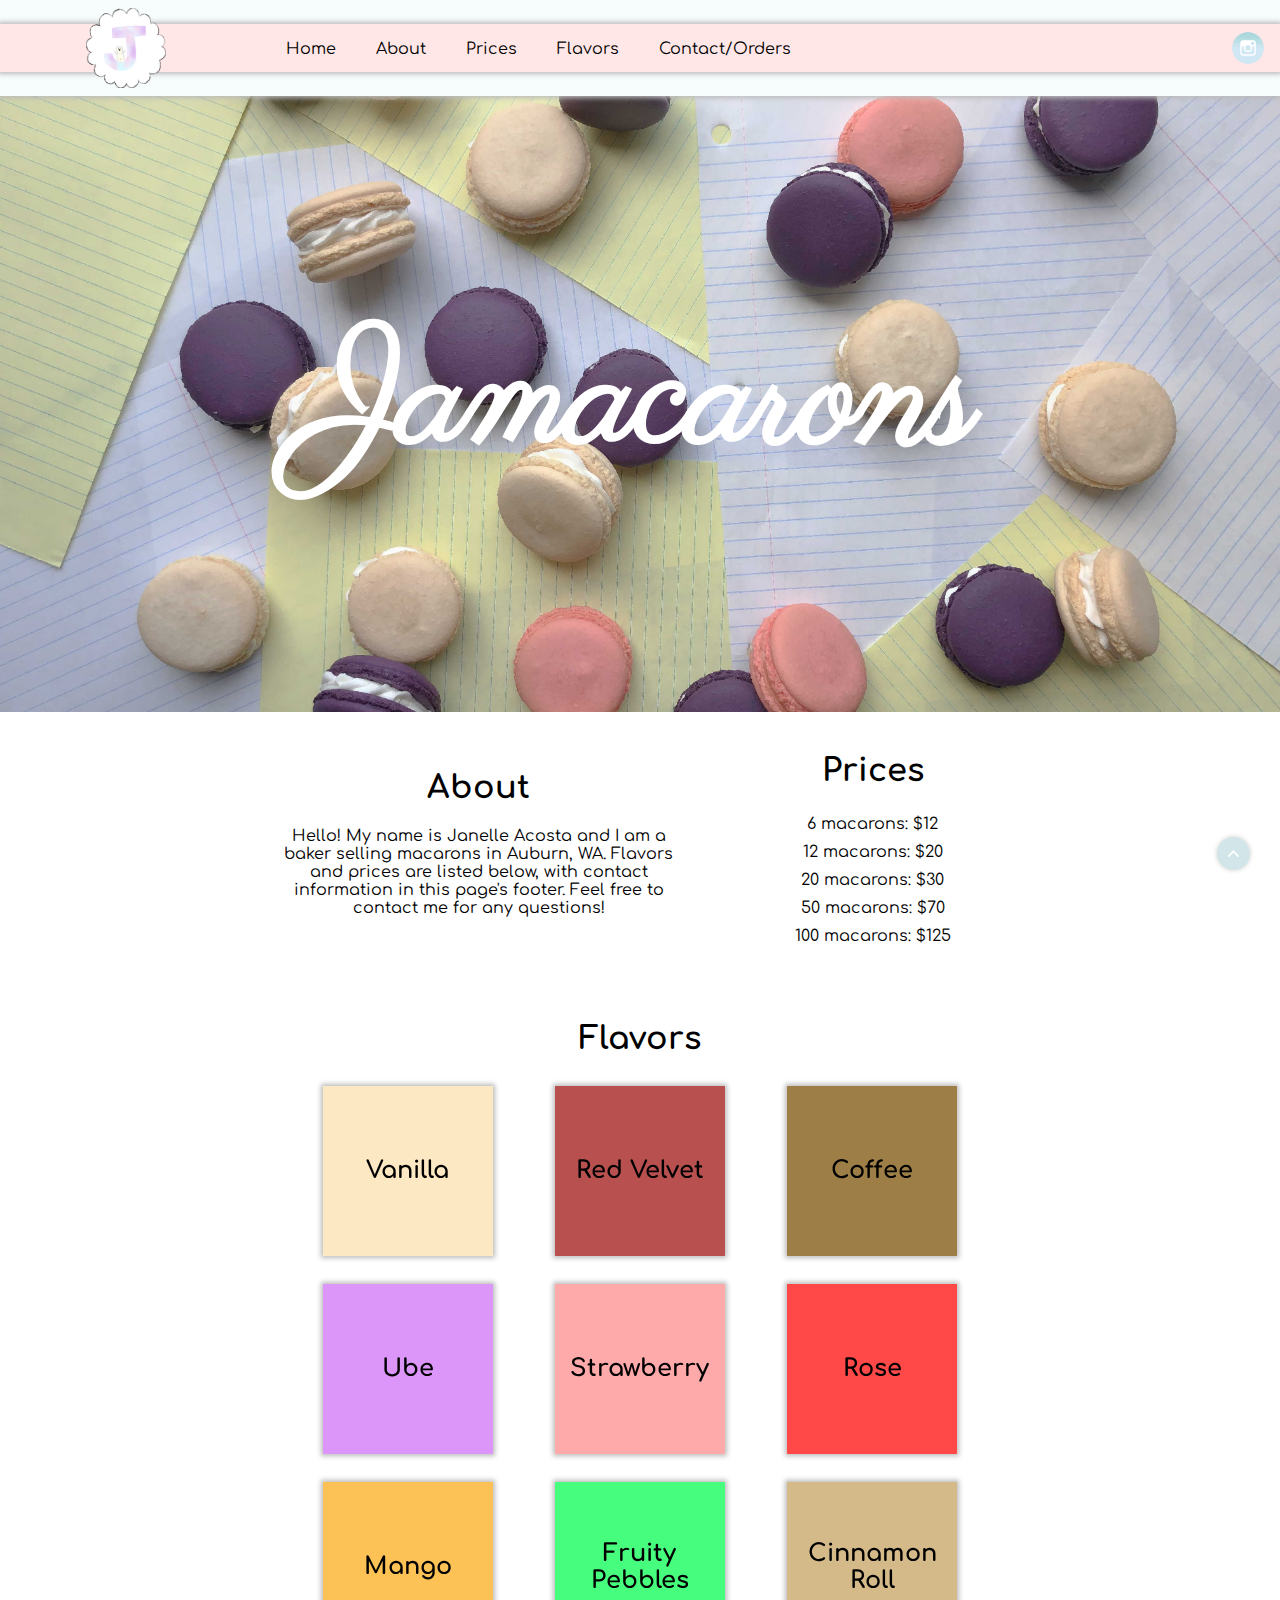
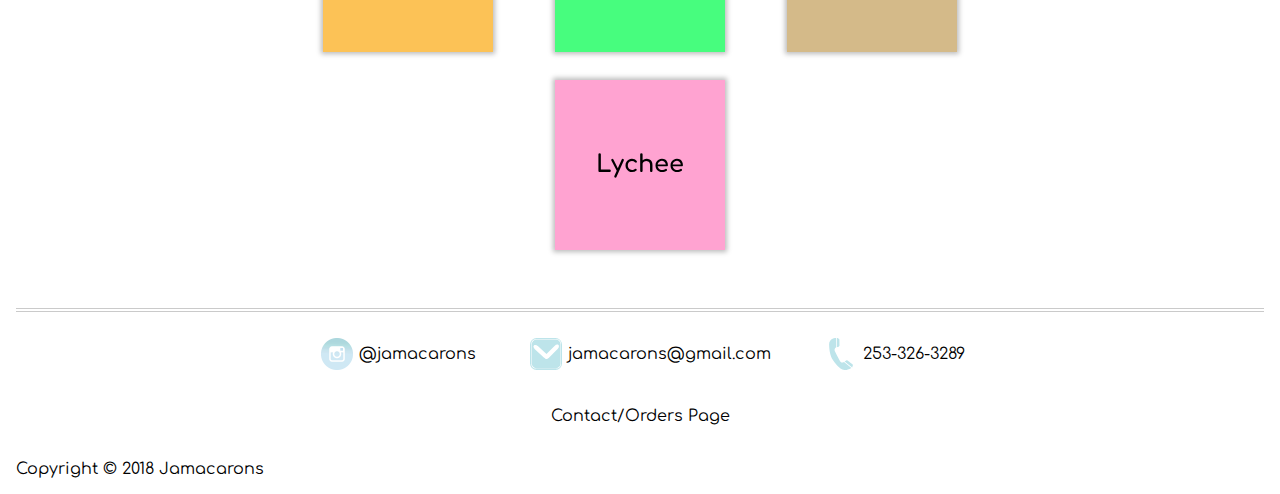
<file: docs/index.html>
<!DOCTYPE html>
<html>
    <head>
        <!-- Global site tag (gtag.js) - Google Analytics -->
        <script async src="https://www.googletagmanager.com/gtag/js?id=UA-131120269-1"></script>
        <script>
            window.dataLayer = window.dataLayer || [];
            function gtag(){dataLayer.push(arguments);}
            gtag('js', new Date());

            gtag('config', 'UA-131120269-1');
        </script>

        <meta charset="utf-8">
        <meta name="viewport" content="width=device-width, initial-scale=1.0" />
        
        <title>Jamacarons</title>
        
        <link href="https://fonts.googleapis.com/css?family=Comfortaa|Parisienne" rel="stylesheet">
        <link rel="stylesheet" href="https://cdnjs.cloudflare.com/ajax/libs/font-awesome/4.7.0/css/font-awesome.min.css">

        <link rel="stylesheet" href="css/styles.min.css">
        
        <script>
            /*$(window).ready(updateHookHeight);
            $(window).resize(updateHookHeight);

            function updateHookHeight() {
                var div = $('#hook-id');
                var width = 2/3 * div.width();

                div.css('height', width);
            }*/
        </script>
    </head>
    
    <body>
        
        <!-- Top Bar which holds logo, nav, and media links -->
    <header>
        <div class="top-container">
            <div class="top-bar">       
                <nav><div class="navbar" id="nav-id">
                    <div class="logo"><img src="images/logo.png" /></div>
                    <div class="ham" id="ham-id">
                        <div class="bar1"></div>
                        <div class="bar2"></div>
                        <div class="bar3"></div>
                    </div>
                    <div class="nav-wrapper">
                        <div class="nav-link"><a href="#" title="Back to home">Home</a></div>
                        <div class="nav-link"><a href="#about" title="Find out more about me!">About</a></div>
                        <div class="nav-link"><a href="#prices" title="See bundle prices!">Prices</a></div>
                        <div class="nav-link"><a href="#flavors" title="See all the flavors!">Flavors</a></div>
                        <div class="nav-link"><a href="contact.html" title="Contact me or make an order!">Contact/Orders</a></div>
                    </div>
                </div></nav>
                    
                <div class="insta">
                    <a href="https://www.instagram.com/jamacarons/" title="To my Instagram page" target="_blank"><img src="images/instagram.png" alt="Instagram" /></a>
                </div>
            </div>
        </div>
    </header>
    
    <a href="#" class="to-top" title="Go to top"><i class="fa fa-angle-up"></i></a>
    
    <!-- Everything Else -->
    <main>
        <div class="hook" id="hook-id">
            <h1>Jamacarons</h1>
        </div>
        
        <div class="about-prices">
        <div id="about" class="about-wrapper">
            <h1>About</h1>
            <p>Hello! My name is Janelle Acosta and I am a baker selling macarons in Auburn, WA. Flavors and prices are listed below, with contact information in this page's footer. Feel free to contact me for any questions!</p>
            
        </div>

        <div id="prices" class="price-wrapper">
            <h1>Prices</h1>
            <div>6 macarons: $12</div>
            <div>12 macarons: $20</div>
            <div>20 macarons: $30</div>
            <div>50 macarons: $70</div>
            <div>100 macarons: $125</div>
        </div>
        </div>

        <div id="flavors" class="flavor-wrapper">
            <h1>Flavors</h1>
            <div class="flavors">
                <div class="flavor-card" tabindex="-1">
                    <div class="card-inner">
                        <div class="card-front flavor-vanilla">
                            <h2>Vanilla</h2>
                        </div>
                        <div class="card-back flavor-vanilla">
                            <h2>Vanilla</h2>
                            <p>Shell: Vanilla</p>
                            <p>Filling: Vanilla Buttercream</p>
                        </div>
                    </div>
                </div>
                <div class="flavor-card" tabindex="-1">
                    <div class="card-inner">
                        <div class="card-front flavor-red-velvet">
                            <h2>Red Velvet</h2>
                        </div>
                        <div class="card-back flavor-red-velvet">
                            <h2>Red Velvet</h2>
                            <p>Shell: Red Velvet</p>
                            <p>Filling: Cream Cheese Frosting</p>
                        </div>
                    </div>
                </div>
                <div class="flavor-card" tabindex="-1">
                    <div class="card-inner">
                        <div class="card-front flavor-coffee">
                            <h2>Coffee</h2>
                        </div>
                        <div class="card-back flavor-coffee">
                            <h2>Coffee</h2>
                            <p>Shell: Coffee</p>
                            <p>Filling: Vanilla Buttercream</p>
                        </div>
                    </div>
                </div>
                <div class="flavor-card" tabindex="-1">
                    <div class="card-inner">
                        <div class="card-front flavor-ube">
                            <h2>Ube</h2>
                        </div>
                        <div class="card-back flavor-ube">
                            <h2>Ube</h2>
                            <p>Shell: Ube</p>
                            <p>Filling: Ube Buttercream</p>
                        </div>
                    </div>
                </div>
                <div class="flavor-card" tabindex="-1">
                    <div class="card-inner">
                        <div class="card-front flavor-strawberry">
                            <h2>Strawberry</h2>
                        </div>
                        <div class="card-back flavor-strawberry">
                            <h2>Strawberry</h2>
                            <p>Shell: Pink Vanilla</p>
                            <p>Filling: Strawberry Buttercream</p>
                        </div>
                    </div>
                </div>
                <div class="flavor-card" tabindex="-1">
                    <div class="card-inner">
                        <div class="card-front flavor-rose">
                            <h2>Rose</h2>
                        </div>
                        <div class="card-back flavor-rose">
                            <h2>Rose</h2>
                            <p>Shell: Rose</p>
                            <p>Filling: Vanilla Buttercream</p>
                        </div>
                    </div>
                </div>
                <div class="flavor-card" tabindex="-1">
                    <div class="card-inner">
                        <div class="card-front flavor-mango">
                            <h2>Mango</h2>
                        </div>
                        <div class="card-back flavor-mango">
                            <h2>Mango</h2>
                            <p>Shell: Mango</p>
                            <p>Filling: White Chocolate Ganache</p>
                        </div>
                    </div>
                </div>
                <div class="flavor-card" tabindex="-1">
                    <div class="card-inner">
                        <div class="card-front flavor-fruity-pebbles">
                            <h2>Fruity Pebbles</h2>
                        </div>
                        <div class="card-back flavor-fruity-pebbles">
                            <h2>Fruity Pebbles</h2>
                            <p>Shell: Fruity Pebbles</p>
                            <p>Filling: Pebbly Buttercream</p>
                        </div>
                    </div>
                </div>
                <div class="flavor-card" tabindex="-1">
                    <div class="card-inner">
                        <div class="card-front flavor-cinnamon-roll">
                            <h2>Cinnamon Roll</h2>
                        </div>
                        <div class="card-back flavor-cinnamon-roll">
                            <h2>Cinnamon Roll</h2>
                            <p>Shell: Cinnamon</p>
                            <p>Filling: Cream Cheese Frosting</p>
                        </div>
                    </div>
                </div>
                <div class="flavor-card" tabindex="-1">
                    <div class="card-inner">
                        <div class="card-front flavor-lychee">
                            <h2>Lychee</h2>
                        </div>
                        <div class="card-back flavor-lychee">
                            <h2>Lychee</h2>
                            <p>Shell: Lychee</p>
                            <p>Filling: Vanilla Buttercream</p>
                        </div>
                    </div>
                </div>
            </div>

        </div>
            
    </main>
        
    <footer>
        <div id="footer" class="footer">
            <hr />
            <div class="info-container">
                <div class="contact-link">
                    <a href="https://www.instagram.com/jamacarons/" title="To my Instagram page" target="_blank"><img src="images/instagram.png" alt="Instagram" />
                        <div class="link-text">@jamacarons</div></a>
                    </div>
                    <div class="contact-link"><a href="mailto:jamacarons@gmail.com" title="jamacarons@gmail.com"><img src="images/email.svg" />
                        <div class="link-text">jamacarons@gmail.com</div></a>
                    </div>
                    <div class="contact-link"><a href="tel:2533263289" title="Call or text me!"><img src="images/telephone.svg" />
                        <div class="link-text">253-326-3289</div></a>
                    </div>
                </div>
                <div class="contact-link"><a href="contact.html" title="Go to contact page" >Contact/Orders Page</a></div>
                <p>Copyright &copy; 2018 Jamacarons</p>
            </div>
    </footer>
    
    <script src="https://ajax.googleapis.com/ajax/libs/jquery/3.3.1/jquery.min.js"></script>

    <script src="scripts/main.min.js"></script>

    </body>
</html>
</file>
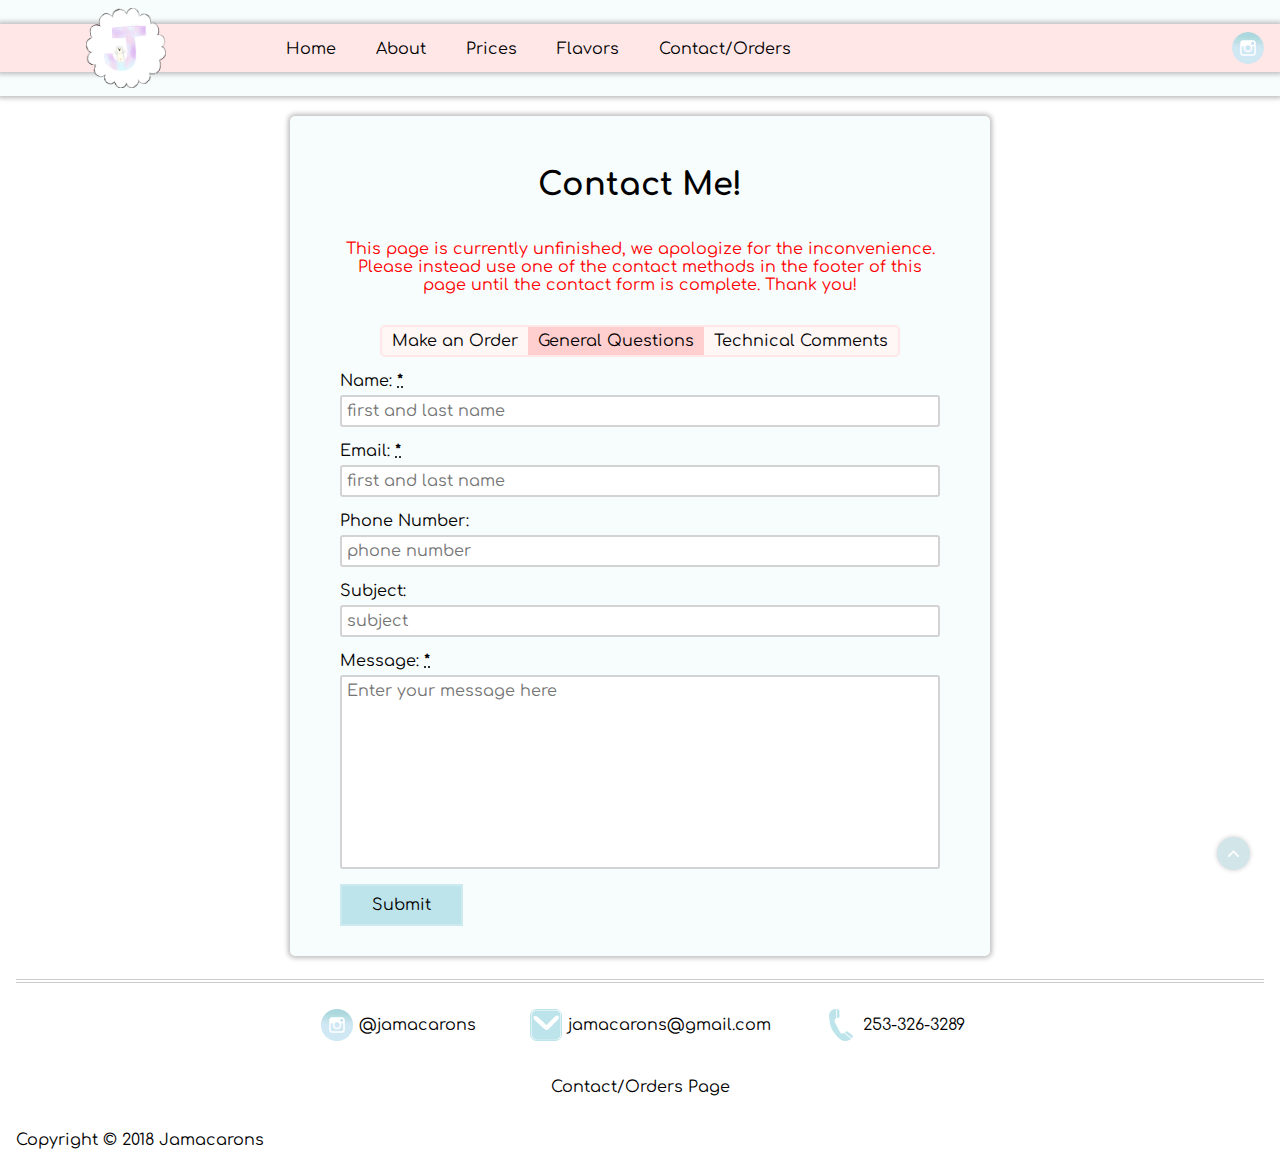
<file: contact.html>
<!DOCTYPE html>
<html>
        <head>
            <!-- Global site tag (gtag.js) - Google Analytics -->
            <script async src="https://www.googletagmanager.com/gtag/js?id=UA-131120269-1"></script>
            <script>
                window.dataLayer = window.dataLayer || [];
                function gtag(){dataLayer.push(arguments);}
                gtag('js', new Date());

                gtag('config', 'UA-131120269-1');
            </script>
            
            <meta charset="utf-8">
            <meta name="viewport" content="width=device-width, initial-scale=1.0" />
    
            <title>Jamacarons</title>
    
            <link href="https://fonts.googleapis.com/css?family=Comfortaa|Parisienne" rel="stylesheet">
            <link rel="stylesheet" href="https://cdnjs.cloudflare.com/ajax/libs/font-awesome/4.7.0/css/font-awesome.min.css">

            <!--build:css css/styles.min.css -->
            <link rel="stylesheet" href="styles/main.css"> 
            <!-- endbuild -->
        </head>

    <body>
        
        <header>
            <div class="top-container">
                <div class="top-bar">
                    <nav><div class="navbar" id="nav-id">
                        <div class="logo"><img src="images/logo.png" /></div>
                        <div class="ham" id="ham-id">
                                <div class="bar1"></div>
                                <div class="bar2"></div>
                                <div class="bar3"></div>
                        </div>
                        <div class="nav-wrapper">
                            <div class="nav-link"><a href="index.html#" title="Back to home">Home</a></div>
                            <div class="nav-link"><a href="index.html#about" title="Find out more about me!">About</a></div>
                            <div class="nav-link"><a href="#prices" title="See bundle prices!">Prices</a></div>
                            <div class="nav-link"><a href="index.html#flavors" title="See all the flavors!">Flavors</a></div>
                            <div class="nav-link"><a href="contact.html" title="Contact me or make an order!">Contact/Orders</a></div>
                        </div>
                        </div></nav>
                            
                    <div class="insta">
                            <a href="https://www.instagram.com/jamacarons/" title="To my Instagram page" target="_blank"><img src="images/instagram.png" alt="Instagram" /></a>
                    </div>
                </div>
            </div>
        </header>

        <a href="#" class="to-top" title="Go to top"><i class="fa fa-angle-up"></i></a>
        
        <main>
            <form>
            <div class="form-container">
                    <h1>Contact Me!</h1>
                    <p style="color:red; text-align:center">This page is currently unfinished, we apologize for the inconvenience. Please instead use one of the contact methods in the footer of this page until the contact form is complete. Thank you!</p>
                    <div class="radio-container">
                        <div class="form-radio">
                            <input type="radio" id="order" name="type" value="order" />
                            <label for="order">Make an Order</label>
                        </div>

                        <div class="form-radio">
                            <input type="radio" id="general" name="type" value="general" checked />
                            <label for="general">General Questions</label>
                        </div>

                        <div class="form-radio">
                            <input type="radio" id="technical" name="type" value="technical" />
                            <label for="technical">Technical Comments</label>
                        </div>
                    </div>
                    <div>
                        <label for="name">
                            Name: <strong><abbr title="required">*</abbr></strong>
                        </label>
                        <input type="text" id="name" name="name" required placeholder="first and last name" />
                    </div>
                
                    <div>
                        <label for="email">
                            Email: <strong><abbr title="required">*</abbr></strong>
                        </label>
                        <input type="email" id="email" name="email" required placeholder="first and last name" />
                    </div>

                    <div>
                        <label for="number">
                            Phone Number: 
                        </label>
                        <input type="text" id="number" name="number" placeholder="phone number" />
                    </div>

                    <div>
                        <label for="subject">
                            Subject: 
                        </label>
                        <input type="text" id="subject" name="subject" placeholder="subject" />
                    </div>

                    <div>
                        <label for="message">
                            Message: <strong><abbr title="required">*</abbr></strong>
                        </label>
                        <textarea cols="30" rows="10" required placeholder="Enter your message here"></textarea>
                    </div>

                    <div>
                        <button type="submit">Submit</button>
                    </div>
            </div>
            </form>
        </main>

        <footer>
                <div id="footer" class="footer">
                    <hr />
                    <div class="info-container">
                        <div class="contact-link">
                            <a href="https://www.instagram.com/jamacarons/" title="To my Instagram page" target="_blank"><img src="images/instagram.png" alt="Instagram" />
                            <div class="link-text">@jamacarons</div></a>
                        </div>
                        <div class="contact-link"><a href="mailto:jamacarons@gmail.com" title="jamacarons@gmail.com"><img src="images/email.svg" />
                            <div class="link-text">jamacarons@gmail.com</div></a>
                        </div>
                        <div class="contact-link"><a href="tel:2533263289" title="Call or text me!"><img src="images/telephone.svg" />
                            <div class="link-text">253-326-3289</div></a>
                        </div>
                    </div>
                    <div class="contact-link"><a href="contact.html" title="Go to contact page" >Contact/Orders Page</a></div>
                    <p>Copyright &copy; 2018 Jamacarons</p>
                </div>
            </footer>

        <script src="https://ajax.googleapis.com/ajax/libs/jquery/3.3.1/jquery.min.js"></script>

        <!--build:js scripts/main.min.js -->
        <script type="text/javascript" src="scripts/hoverwatch.js"></script>
        <script type="text/javascript" src="scripts/navigation.js"></script>
        <!-- endbuild -->

    </body>
</html>
</file>
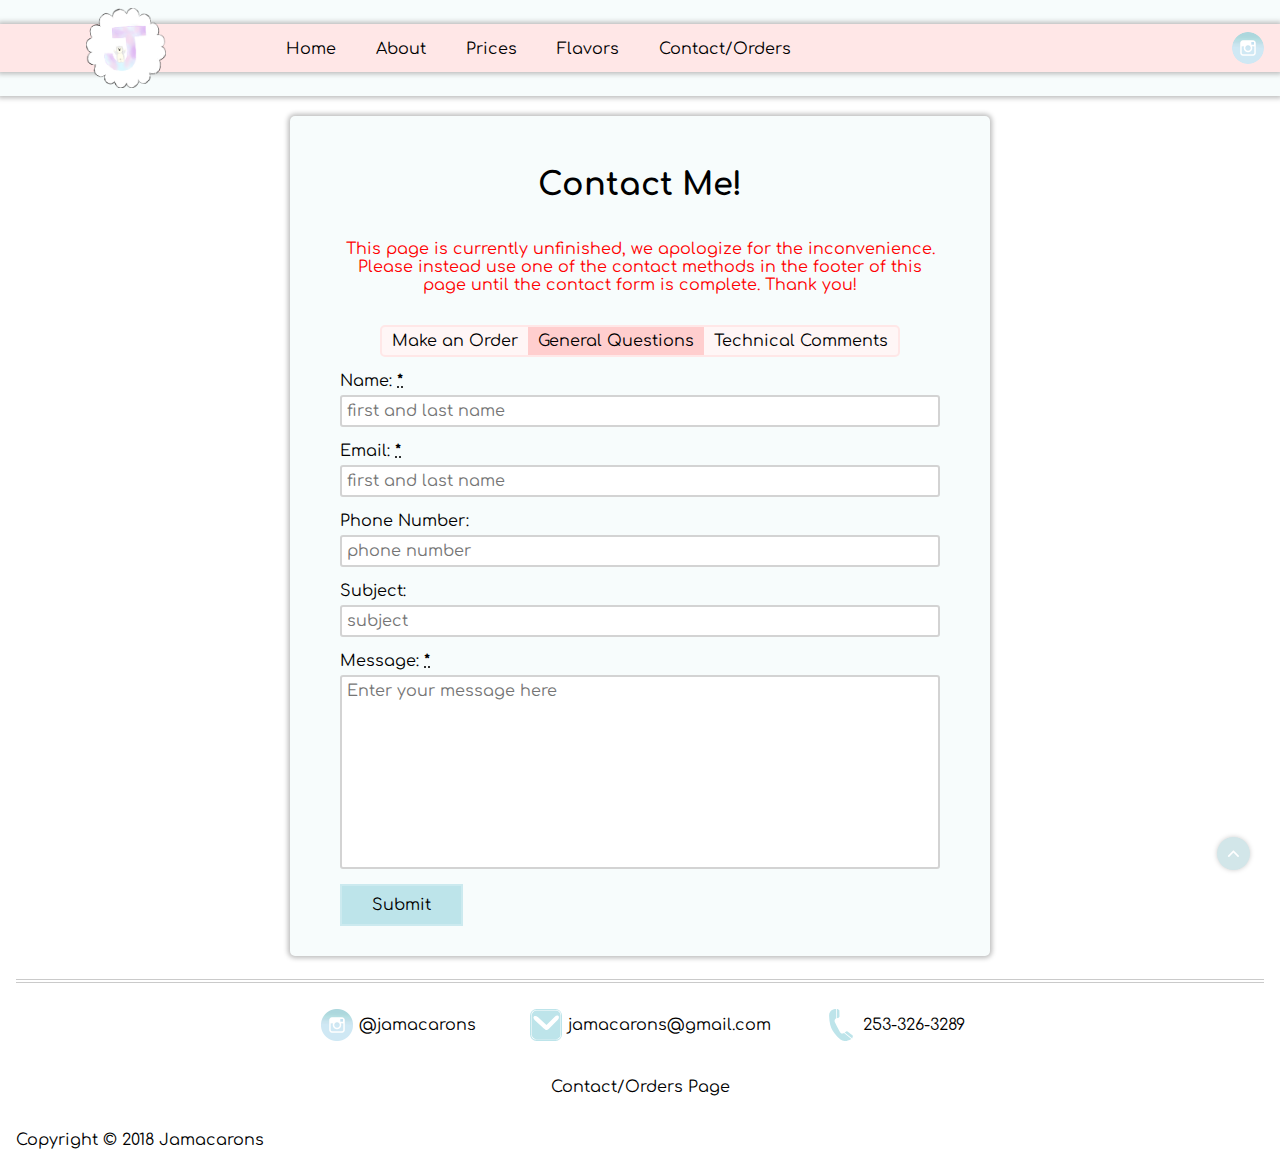
<file: docs/contact.html>
<!DOCTYPE html>
<html>
        <head>
            <!-- Global site tag (gtag.js) - Google Analytics -->
            <script async src="https://www.googletagmanager.com/gtag/js?id=UA-131120269-1"></script>
            <script>
                window.dataLayer = window.dataLayer || [];
                function gtag(){dataLayer.push(arguments);}
                gtag('js', new Date());

                gtag('config', 'UA-131120269-1');
            </script>
            
            <meta charset="utf-8">
            <meta name="viewport" content="width=device-width, initial-scale=1.0" />
    
            <title>Jamacarons</title>
    
            <link href="https://fonts.googleapis.com/css?family=Comfortaa|Parisienne" rel="stylesheet">
            <link rel="stylesheet" href="https://cdnjs.cloudflare.com/ajax/libs/font-awesome/4.7.0/css/font-awesome.min.css">

            <link rel="stylesheet" href="css/styles.min.css">
        </head>

    <body>
        
        <header>
            <div class="top-container">
                <div class="top-bar">
                    <nav><div class="navbar" id="nav-id">
                        <div class="logo"><img src="images/logo.png" /></div>
                        <div class="ham" id="ham-id">
                                <div class="bar1"></div>
                                <div class="bar2"></div>
                                <div class="bar3"></div>
                        </div>
                        <div class="nav-wrapper">
                            <div class="nav-link"><a href="index.html#" title="Back to home">Home</a></div>
                            <div class="nav-link"><a href="index.html#about" title="Find out more about me!">About</a></div>
                            <div class="nav-link"><a href="#prices" title="See bundle prices!">Prices</a></div>
                            <div class="nav-link"><a href="index.html#flavors" title="See all the flavors!">Flavors</a></div>
                            <div class="nav-link"><a href="contact.html" title="Contact me or make an order!">Contact/Orders</a></div>
                        </div>
                        </div></nav>
                            
                    <div class="insta">
                            <a href="https://www.instagram.com/jamacarons/" title="To my Instagram page" target="_blank"><img src="images/instagram.png" alt="Instagram" /></a>
                    </div>
                </div>
            </div>
        </header>

        <a href="#" class="to-top" title="Go to top"><i class="fa fa-angle-up"></i></a>
        
        <main>
            <form>
            <div class="form-container">
                    <h1>Contact Me!</h1>
                    <p style="color:red; text-align:center">This page is currently unfinished, we apologize for the inconvenience. Please instead use one of the contact methods in the footer of this page until the contact form is complete. Thank you!</p>
                    <div class="radio-container">
                        <div class="form-radio">
                            <input type="radio" id="order" name="type" value="order" />
                            <label for="order">Make an Order</label>
                        </div>

                        <div class="form-radio">
                            <input type="radio" id="general" name="type" value="general" checked />
                            <label for="general">General Questions</label>
                        </div>

                        <div class="form-radio">
                            <input type="radio" id="technical" name="type" value="technical" />
                            <label for="technical">Technical Comments</label>
                        </div>
                    </div>
                    <div>
                        <label for="name">
                            Name: <strong><abbr title="required">*</abbr></strong>
                        </label>
                        <input type="text" id="name" name="name" required placeholder="first and last name" />
                    </div>
                
                    <div>
                        <label for="email">
                            Email: <strong><abbr title="required">*</abbr></strong>
                        </label>
                        <input type="email" id="email" name="email" required placeholder="first and last name" />
                    </div>

                    <div>
                        <label for="number">
                            Phone Number: 
                        </label>
                        <input type="text" id="number" name="number" placeholder="phone number" />
                    </div>

                    <div>
                        <label for="subject">
                            Subject: 
                        </label>
                        <input type="text" id="subject" name="subject" placeholder="subject" />
                    </div>

                    <div>
                        <label for="message">
                            Message: <strong><abbr title="required">*</abbr></strong>
                        </label>
                        <textarea cols="30" rows="10" required placeholder="Enter your message here"></textarea>
                    </div>

                    <div>
                        <button type="submit">Submit</button>
                    </div>
            </div>
            </form>
        </main>

        <footer>
                <div id="footer" class="footer">
                    <hr />
                    <div class="info-container">
                        <div class="contact-link">
                            <a href="https://www.instagram.com/jamacarons/" title="To my Instagram page" target="_blank"><img src="images/instagram.png" alt="Instagram" />
                            <div class="link-text">@jamacarons</div></a>
                        </div>
                        <div class="contact-link"><a href="mailto:jamacarons@gmail.com" title="jamacarons@gmail.com"><img src="images/email.svg" />
                            <div class="link-text">jamacarons@gmail.com</div></a>
                        </div>
                        <div class="contact-link"><a href="tel:2533263289" title="Call or text me!"><img src="images/telephone.svg" />
                            <div class="link-text">253-326-3289</div></a>
                        </div>
                    </div>
                    <div class="contact-link"><a href="contact.html" title="Go to contact page" >Contact/Orders Page</a></div>
                    <p>Copyright &copy; 2018 Jamacarons</p>
                </div>
            </footer>

        <script src="https://ajax.googleapis.com/ajax/libs/jquery/3.3.1/jquery.min.js"></script>

        <script src="scripts/main.min.js"></script>

    </body>
</html>
</file>
<file: styles/main.css>
body {
  font-family: "Comfortaa", Verdana, Geneva, sans-serif;
  margin: 0;
  padding: 0; }

.to-top {
  color: white;
  text-decoration: none;
  font-size: 20px;
  position: fixed;
  bottom: 30px;
  right: 30px;
  padding: 5px 10px;
  border-radius: 50%;
  box-shadow: 0 0 5px 0 #CCC;
  background-color: #d2e6e9;
  transition: .3s;
  z-index: 10; }

body.hasHover .to-top:hover {
  color: #ffe7e7;
  box-shadow: 0 0 5px 1px #BBB;
  background-color: #bde4ea; }

.top-bar {
  background-color: #ffe7e7;
  box-shadow: 0 0 5px 2px #BBB;
  margin: 24px 0;
  height: 48px;
  display: grid;
  width: 100%;
  grid-template-columns: 1fr auto;
  align-items: center; }

.top-container {
  background-color: #f7fcfc;
  height: 96px;
  display: flex;
  align-items: center;
  box-shadow: 0 0 5px 2px #BBB;
  position: relative;
  z-index: 10; }

.ham {
  display: none;
  flex-direction: column;
  justify-content: space-evenly;
  align-items: center;
  cursor: pointer;
  height: 48px;
  padding: 0 20px; }
  .ham .bar1, .ham .bar2, .ham .bar3 {
    width: 20px;
    height: 2px;
    background-color: gray;
    transition: .5s; }
    .ham .bar1:first-child, .ham .bar2:first-child, .ham .bar3:first-child {
      margin-top: 10px; }
    .ham .bar1:last-child, .ham .bar2:last-child, .ham .bar3:last-child {
      margin-bottom: 10px; }
  .ham:hover {
    background-color: #fff6f6; }

.logo {
  border-radius: 30%;
  width: 80px;
  height: 80px;
  margin-left: 50px;
  margin-right: 100px;
  align-self: center; }
  .logo img {
    width: 80px;
    height: 80px; }

.navbar {
  display: flex;
  height: 48px;
  align-items: center; }
  .navbar a {
    color: black;
    text-align: center;
    text-decoration: none;
    font-size: 16px; }

.nav-wrapper {
  display: inherit;
  align-items: inherit;
  flex-direction: inherit; }

.nav-link {
  padding: 5px 0 0 20px; }
  .nav-link::after {
    content: "";
    display: block;
    background-color: #daf5ff;
    height: 3px;
    border-radius: 25%;
    width: 0;
    margin: auto;
    transition: width .3s; }

body.hasHover .nav-link:hover::after {
  width: 100%; }

.insta img {
  display: none;
  width: 32px;
  height: 32px;
  border-radius: 50%; }
  .insta img:hover {
    box-shadow: 0 0 5px 0 lightgray; }

@media only screen and (max-width: 700px) {
  .nav-link {
    padding: 10px; }
    .nav-link::after {
      text-align: right;
      margin-right: 0; }
  .nav-wrapper {
    background-color: #fff6f6;
    transition: .3s;
    max-height: 0;
    overflow: hidden;
    width: 100%;
    height: auto; }
  .logo {
    position: absolute;
    margin-left: auto;
    margin-right: auto;
    left: 0;
    right: 0;
    top: 8px; }
  .ham {
    display: flex; }
  .navbar {
    justify-content: flex-end;
    flex-direction: column;
    align-items: flex-end;
    height: auto; }
  .nav-sm .ham .bar1 {
    -webkit-transform: rotate(-45deg) translate(-5px, 6px);
            transform: rotate(-45deg) translate(-5px, 6px); }
  .nav-sm .ham .bar2 {
    opacity: 0; }
  .nav-sm .ham .bar3 {
    -webkit-transform: rotate(45deg) translate(-5px, -6px);
            transform: rotate(45deg) translate(-5px, -6px); }
  .nav-sm .nav-wrapper {
    box-shadow: -2px 2px 4px 0 #BBB;
    padding: 10px; } }

.flavor-wrapper {
  text-align: center;
  padding: 30px 0; }

.flavors {
  display: flex;
  flex-wrap: wrap;
  justify-content: space-evenly; }

.flavor-card {
  width: 170px;
  height: 170px;
  margin: 8px;
  margin-bottom: 20px;
  -webkit-perspective: 600px;
          perspective: 600px; }
  .flavor-card:focus .card-inner {
    -webkit-transform: rotateY(180deg);
            transform: rotateY(180deg); }

.card-front {
  display: flex;
  flex-direction: column;
  justify-content: center; }

.card-back {
  -webkit-transform: rotateY(180deg);
          transform: rotateY(180deg);
  display: flex;
  flex-direction: column;
  justify-content: center; }
  .card-back p {
    margin: 4px; }

.card-front, .card-back {
  position: absolute;
  box-shadow: 0 0 5px 2px #BBB;
  width: 100%;
  height: 100%;
  -webkit-backface-visibility: hidden;
          backface-visibility: hidden; }

.card-inner {
  position: relative;
  width: 100%;
  height: 100%;
  transition: -webkit-transform .8s;
  transition: transform .8s;
  transition: transform .8s, -webkit-transform .8s;
  -webkit-transform-style: preserve-3d;
          transform-style: preserve-3d; }

.flavor-vanilla {
  background-color: #fce8c3; }

.flavor-red-velvet {
  background-color: #b85050; }

.flavor-coffee {
  background-color: #9c7e46; }

.flavor-ube {
  background-color: #dc95f8; }

.flavor-strawberry {
  background-color: #ffaaaa; }

.flavor-rose {
  background-color: #ff4949; }

.flavor-mango {
  background-color: #fcc256; }

.flavor-fruity-pebbles {
  background-color: #47fd7e; }

.flavor-cinnamon-roll {
  background-color: #d4ba89; }

.flavor-lychee {
  background-color: #ffa3d1; }

@media only screen and (min-width: 600px) {
  .flavor-wrapper {
    text-align: center;
    padding: 30px 5vw; } }

.hook {
  background-image: url("../images/hook-2.jpg");
  background-position: center;
  background-size: cover;
  color: white;
  font-family: 'Parisienne';
  font-size: 6vw;
  overflow: hidden;
  padding: 100px 0;
  width: 100%;
  display: flex;
  justify-content: center;
  align-items: center;
  z-index: -1; }

.about-prices {
  display: flex;
  flex-direction: column;
  align-items: center;
  padding: 20px 10vw;
  justify-content: space-around; }

.about-wrapper {
  text-align: center;
  padding: 0 10vw;
  flex-basis: 200px;
  flex-grow: 2; }

.price-wrapper {
  flex-basis: 200px;
  flex-grow: 1;
  text-align: center;
  display: flex;
  flex-direction: column;
  align-items: center; }
  .price-wrapper div {
    width: 200px;
    padding: 5px; }

hr {
  height: 2px;
  border: 1px solid #cacaca;
  border-left: 0;
  border-right: 0; }

.info-container, .contact-link {
  display: flex;
  flex-direction: row;
  justify-content: center;
  align-items: center; }

.contact-link {
  padding: 4px 12px; }
  .contact-link:hover .link-text {
    display: block; }

.footer {
  padding: 0 16px; }
  .footer a {
    color: black;
    text-decoration: none;
    display: flex;
    align-items: center;
    font-size: 16px;
    line-height: 32px;
    text-align: center; }
  .footer img {
    width: 32px;
    height: 32px;
    padding: 3px;
    margin: 3px;
    border-radius: 25%; }

.link-text {
  display: none; }

form {
  padding: 20px 20px 15px 20px; }

.form-container {
  background-color: #f7fcfc;
  padding: 30px 50px;
  margin: auto;
  box-shadow: 0 0 5px 2px #BBB;
  border-radius: 5px;
  display: flex;
  flex-direction: column;
  max-width: 600px; }
  .form-container h1 {
    text-align: center; }

.radio-container {
  background-color: #fff6f6;
  display: inline-flex;
  border: 2px solid #ffe7e7;
  border-radius: 5px;
  margin: 15px auto;
  flex-direction: row; }

.form-radio {
  text-align: center;
  display: inline-block; }
  .form-radio label {
    padding: 5px 10px;
    display: block;
    height: auto; }
  .form-radio input[type="radio"] {
    position: absolute;
    left: -9999px; }
    .form-radio input[type="radio"]:checked + label {
      background-color: #ffcece; }
    .form-radio input[type="radio"]:focus + label {
      box-shadow: 0 0 3px 2px #dcf1f4; }
  .form-radio:hover {
    background-color: #ffe7e7; }

input, textarea, select, button {
  display: block;
  margin: 0;
  box-sizing: border-box;
  font-family: "Comfortaa", Verdana, Geneva, sans-serif;
  font-size: 1em; }

input, textarea {
  border-radius: 3px;
  border: 2px solid lightgray;
  padding: 5px;
  margin: 5px 0 15px 0;
  width: 100%; }
  input:focus, textarea:focus {
    border: 2px solid #bde4ea; }

textarea {
  resize: none; }

button {
  background-color: #bde4ea;
  border: 2px solid #cceaef;
  padding: 10px 30px;
  width: 100%; }
  button:hover {
    background-color: #cceaef; }
  button:active {
    background-color: #aedee5; }

@media only screen and (max-width: 480px) {
  .radio-container {
    flex-direction: column; }
  .form-container h1 {
    margin-bottom: 0; } }

@media only screen and (min-width: 1080px) {
  .navbar {
    padding: 0 36px; }
  .nav-link {
    padding: 5px 20px 0 20px; }
  .insta {
    padding: 0px 16px 0 8px;
    display: block; }
    .insta img {
      display: block; }
  .flavor-wrapper {
    text-align: center;
    padding: 30px 21vw; }
  .about-prices {
    flex-direction: row;
    padding: 20px 20vw; }
  .about-wrapper {
    padding: 0 20px; }
  .price-wrapper {
    padding: 0;
    padding-left: 20px; }
  .footer img:hover {
    box-shadow: 0 0 5px 0 lightgray; }
  .contact-link {
    padding: 12px 24px; }
  .link-text {
    display: block; }
  button {
    width: auto; } }
</file>
<file: docs/css/styles.min.css>
body{font-family:Comfortaa,Verdana,Geneva,sans-serif;margin:0;padding:0}.to-top{color:#fff;text-decoration:none;font-size:20px;position:fixed;bottom:30px;right:30px;padding:5px 10px;border-radius:50%;box-shadow:0 0 5px 0 #ccc;background-color:#d2e6e9;transition:.3s;z-index:10}body.hasHover .to-top:hover{color:#ffe7e7;box-shadow:0 0 5px 1px #bbb;background-color:#bde4ea}.top-bar{background-color:#ffe7e7;margin:24px 0;height:48px;display:grid;width:100%;grid-template-columns:1fr auto}.top-bar,.top-container{box-shadow:0 0 5px 2px #bbb;align-items:center}.top-container{background-color:#f7fcfc;height:96px;display:flex;position:relative;z-index:10}.ham{display:none;flex-direction:column;justify-content:space-evenly;align-items:center;cursor:pointer;height:48px;padding:0 20px}.ham .bar1,.ham .bar2,.ham .bar3{width:20px;height:2px;background-color:gray;transition:.5s}.ham .bar1:first-child,.ham .bar2:first-child,.ham .bar3:first-child{margin-top:10px}.ham .bar1:last-child,.ham .bar2:last-child,.ham .bar3:last-child{margin-bottom:10px}.ham:hover{background-color:#fff6f6}.logo{border-radius:30%;margin-left:50px;margin-right:100px;align-self:center}.logo,.logo img{width:80px;height:80px}.navbar{display:flex;height:48px;align-items:center}.navbar a{color:#000;text-align:center;text-decoration:none;font-size:16px}.nav-wrapper{display:inherit;align-items:inherit;flex-direction:inherit}.nav-link{padding:5px 0 0 20px}.nav-link:after{content:"";display:block;background-color:#daf5ff;height:3px;border-radius:25%;width:0;margin:auto;transition:width .3s}body.hasHover .nav-link:hover:after{width:100%}.insta img{display:none;width:32px;height:32px;border-radius:50%}.insta img:hover{box-shadow:0 0 5px 0 #d3d3d3}@media only screen and (max-width:700px){.nav-link{padding:10px}.nav-link:after{text-align:right;margin-right:0}.nav-wrapper{background-color:#fff6f6;transition:.3s;max-height:0;overflow:hidden;width:100%;height:auto}.logo{position:absolute;margin-left:auto;margin-right:auto;left:0;right:0;top:8px}.ham{display:flex}.navbar{justify-content:flex-end;flex-direction:column;align-items:flex-end;height:auto}.nav-sm .ham .bar1{transform:rotate(-45deg) translate(-5px,6px)}.nav-sm .ham .bar2{opacity:0}.nav-sm .ham .bar3{transform:rotate(45deg) translate(-5px,-6px)}.nav-sm .nav-wrapper{box-shadow:-2px 2px 4px 0 #bbb;padding:10px}}.flavor-wrapper{text-align:center;padding:30px 0}.flavors{display:flex;flex-wrap:wrap;justify-content:space-evenly}.flavor-card{width:170px;height:170px;margin:8px;margin-bottom:20px;perspective:600px}.flavor-card:focus .card-inner{transform:rotateY(180deg)}.card-front{display:flex;flex-direction:column;justify-content:center}.card-back{transform:rotateY(180deg)}.card-back,.card-front{position:absolute;box-shadow:0 0 5px 2px #bbb;width:100%;height:100%;-webkit-backface-visibility:hidden;backface-visibility:hidden}.card-inner{position:relative;width:100%;height:100%;transition:transform 1s;transform-style:preserve-3d}.flavor-vanilla{background-color:#fce8c3}.flavor-red-velvet{background-color:#b85050}.flavor-coffee{background-color:#9c7e46}.flavor-ube{background-color:#dc95f8}.flavor-strawberry{background-color:#faa}.flavor-rose{background-color:#ff4949}.flavor-mango{background-color:#fcc256}.flavor-fruity-pebbles{background-color:#47fd7e}.flavor-cinnamon-roll{background-color:#d4ba89}.flavor-lychee{background-color:#ffa3d1}@media only screen and (min-width:600px){.flavor-wrapper{text-align:center;padding:30px 5vw}}.hook{background-image:url(../images/hook-2.jpg);background-position:50%;background-size:cover;color:#fff;font-family:Parisienne;font-size:6vw;overflow:hidden;padding:100px 0;width:100%;justify-content:center;z-index:-1}.about-prices,.hook{display:flex;align-items:center}.about-prices{flex-direction:column;padding:20px 10vw;justify-content:space-around}.about-wrapper{padding:0 10vw;flex-grow:2}.about-wrapper,.price-wrapper{text-align:center;flex-basis:200px}.price-wrapper{flex-grow:1;display:flex;flex-direction:column;align-items:center}.price-wrapper div{width:200px;padding:5px}hr{height:2px;border:1px solid #cacaca;border-left:0;border-right:0}.contact-link,.info-container{display:flex;flex-direction:row;justify-content:center;align-items:center}.contact-link{padding:4px 12px}.contact-link:hover .link-text{display:block}.footer{padding:0 16px}.footer a{color:#000;text-decoration:none;display:flex;align-items:center;font-size:16px;line-height:32px;text-align:center}.footer img{width:32px;height:32px;padding:3px;margin:3px;border-radius:25%}.link-text{display:none}form{padding:20px 20px 15px}.form-container{background-color:#f7fcfc;padding:30px 50px;margin:auto;box-shadow:0 0 5px 2px #bbb;border-radius:5px;display:flex;flex-direction:column;max-width:600px}.form-container h1{text-align:center}.radio-container{background-color:#fff6f6;display:inline-flex;border:2px solid #ffe7e7;border-radius:5px;margin:15px auto;flex-direction:row}.form-radio{text-align:center;display:inline-block}.form-radio label{padding:5px 10px;display:block;height:auto}.form-radio input[type=radio]{position:absolute;left:-9999px}.form-radio input[type=radio]:checked+label{background-color:#ffcece}.form-radio input[type=radio]:focus+label{box-shadow:0 0 3px 2px #dcf1f4}.form-radio:hover{background-color:#ffe7e7}button,input,select,textarea{display:block;margin:0;box-sizing:border-box;font-family:Comfortaa,Verdana,Geneva,sans-serif;font-size:1em}input,textarea{border-radius:3px;border:2px solid #d3d3d3;padding:5px;margin:5px 0 15px;width:100%}input:focus,textarea:focus{border:2px solid #bde4ea}textarea{resize:none}button{background-color:#bde4ea;border:2px solid #cceaef;padding:10px 30px;width:100%}button:hover{background-color:#cceaef}button:active{background-color:#aedee5}@media only screen and (max-width:480px){.radio-container{flex-direction:column}.form-container h1{margin-bottom:0}}@media only screen and (min-width:1080px){.navbar{padding:0 36px}.nav-link{padding:5px 20px 0}.insta{padding:0 16px 0 8px}.insta,.insta img{display:block}.flavor-wrapper{text-align:center;padding:30px 21vw}.about-prices{flex-direction:row;padding:20px 20vw}.about-wrapper{padding:0 20px}.price-wrapper{padding:0;padding-left:20px}.footer img:hover{box-shadow:0 0 5px 0 #d3d3d3}.contact-link{padding:12px 24px}.link-text{display:block}button{width:auto}}
</file>
